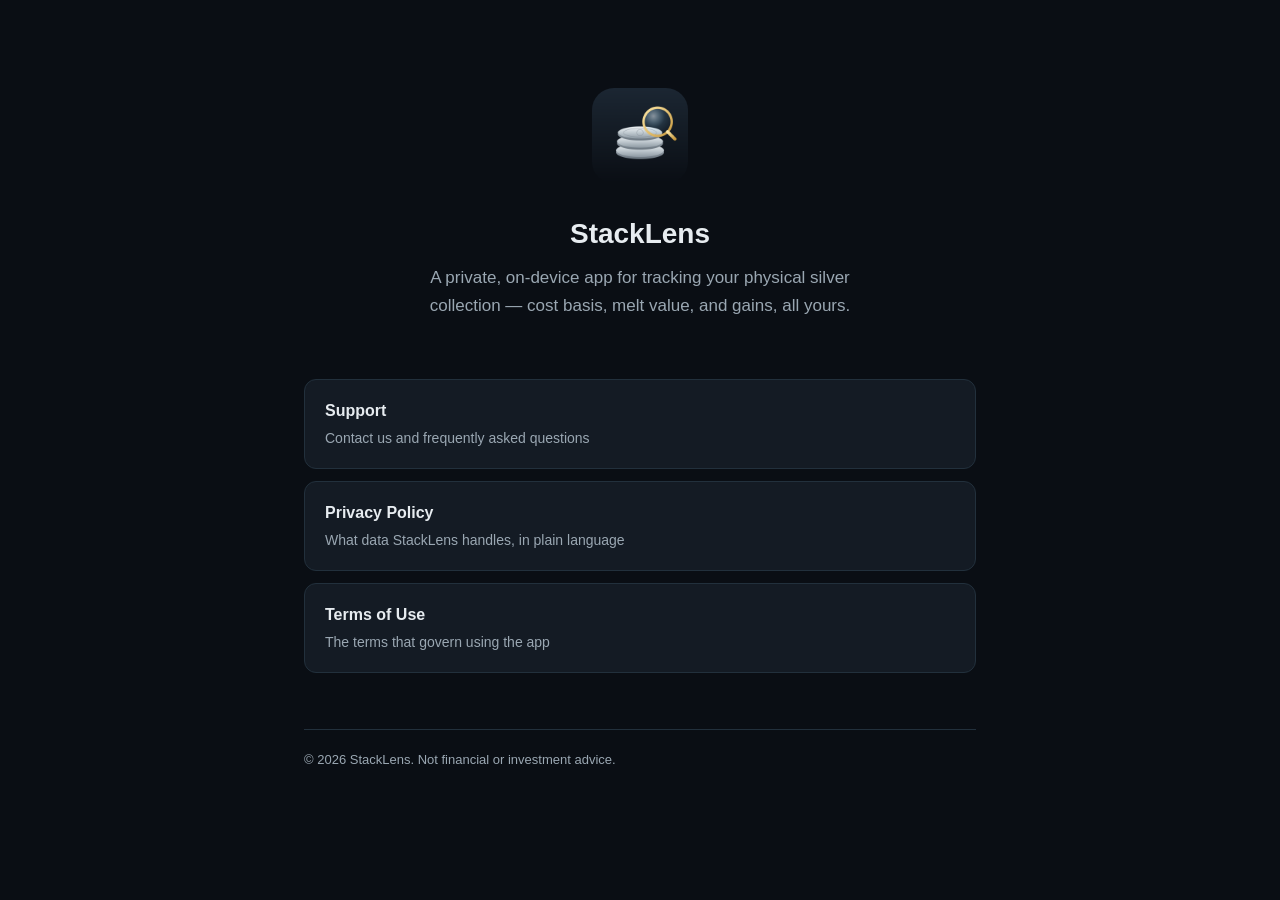
<file: index.html>
<!DOCTYPE html>
<html lang="en">
<head>
<meta charset="utf-8">
<meta name="viewport" content="width=device-width, initial-scale=1">
<title>StackLens</title>
<link rel="icon" href="icon.png">
<link rel="stylesheet" href="style.css">
</head>
<body>
<div class="wrap">
  <div class="hero">
    <img src="icon.png" alt="StackLens icon">
    <h1>StackLens</h1>
    <p>A private, on-device app for tracking your physical silver collection — cost basis, melt value, and gains, all yours.</p>
  </div>

  <div class="cards">
    <a class="card" href="support.html">
      <div class="title">Support</div>
      <div class="desc">Contact us and frequently asked questions</div>
    </a>
    <a class="card" href="privacy.html">
      <div class="title">Privacy Policy</div>
      <div class="desc">What data StackLens handles, in plain language</div>
    </a>
    <a class="card" href="terms.html">
      <div class="title">Terms of Use</div>
      <div class="desc">The terms that govern using the app</div>
    </a>
  </div>

  <footer>
    &copy; 2026 StackLens. Not financial or investment advice.
  </footer>
</div>
</body>
</html>
</file>
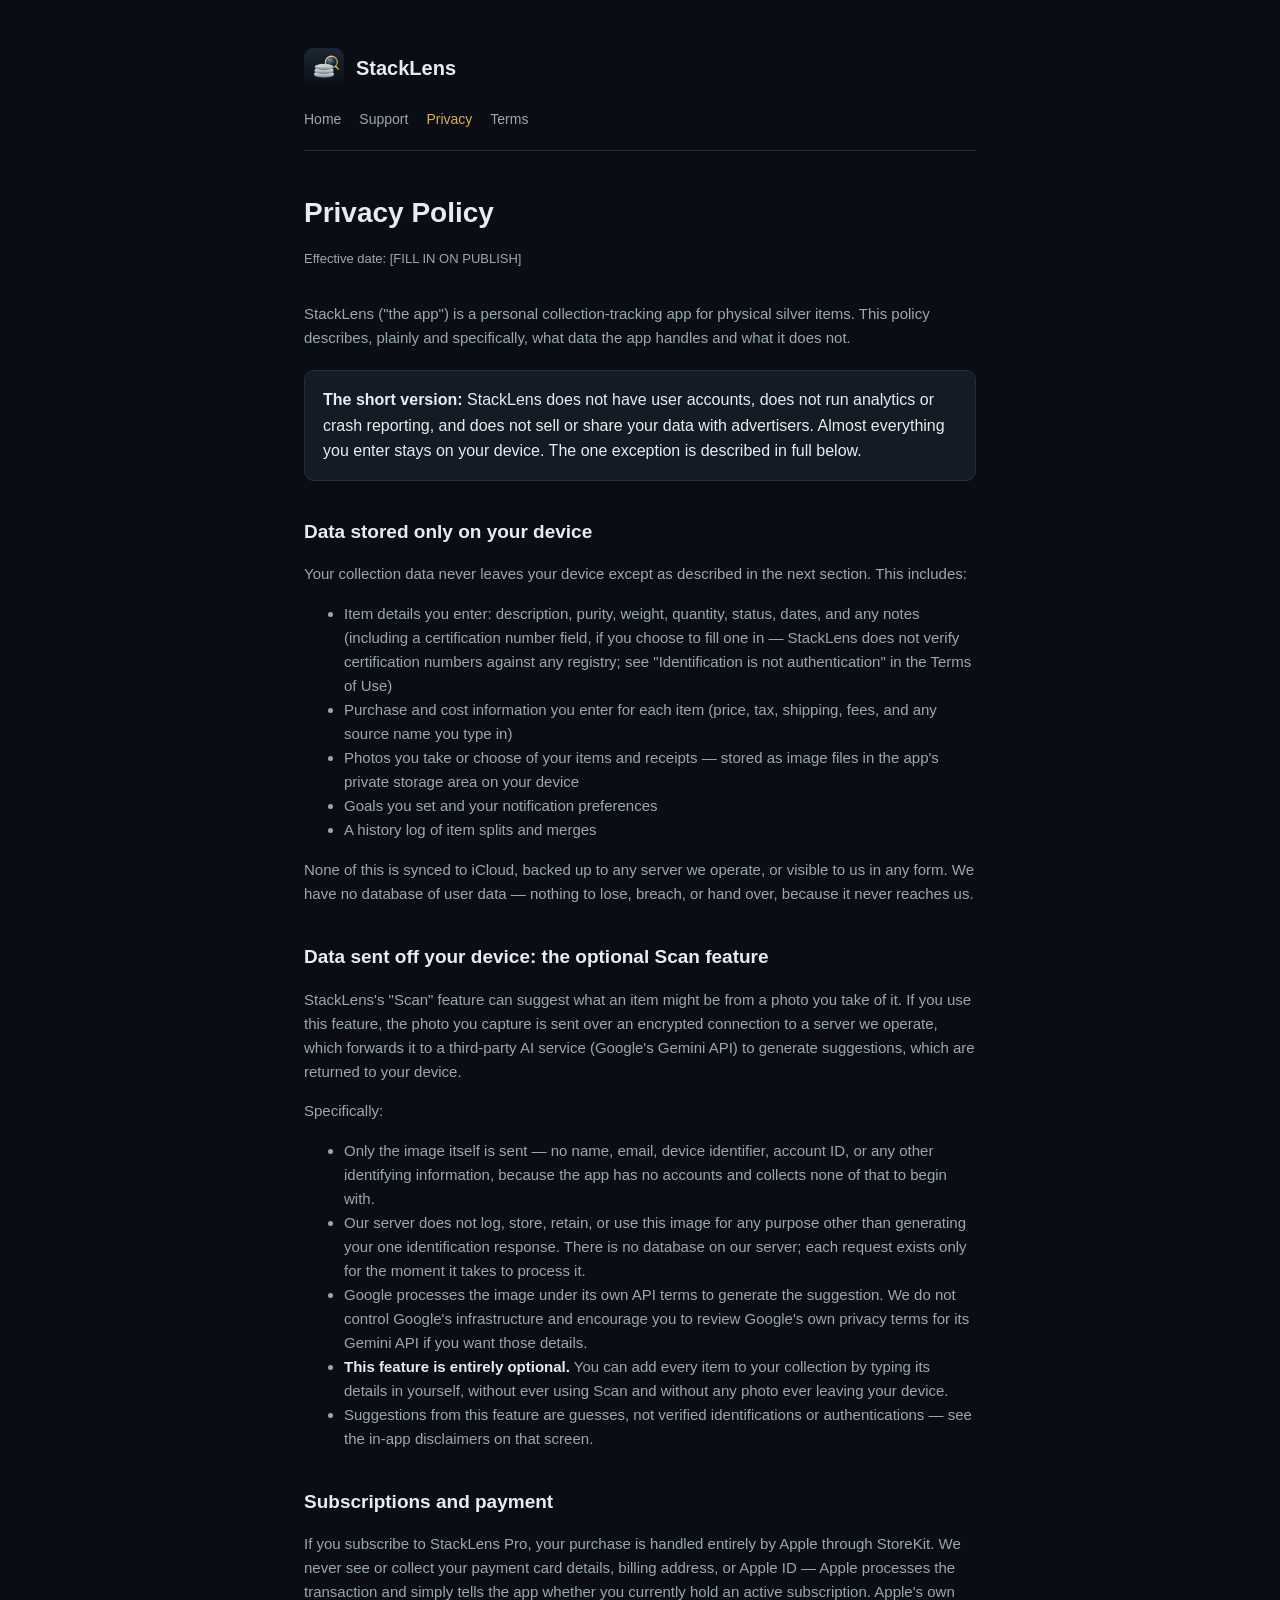
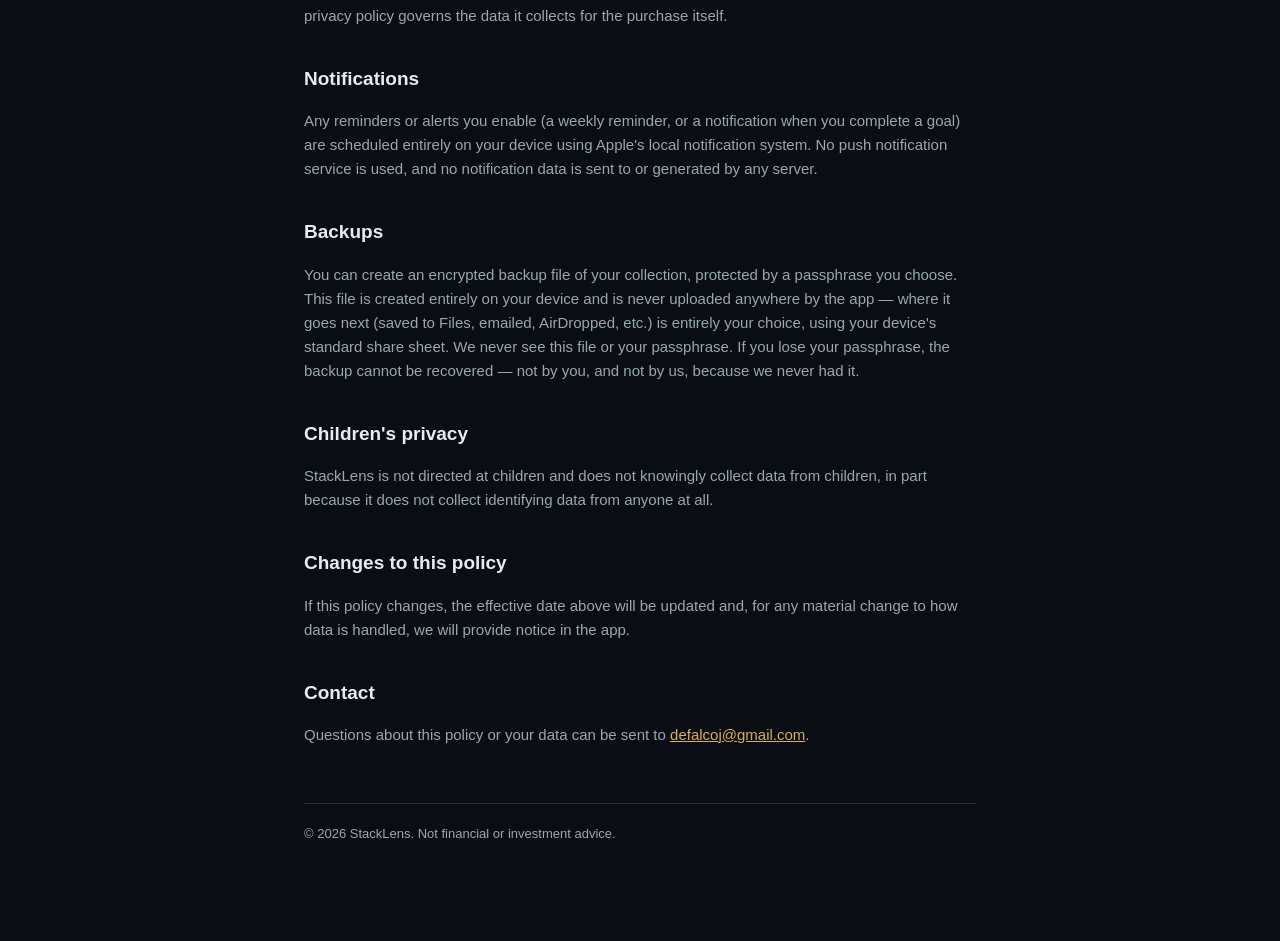
<file: privacy.html>
<!DOCTYPE html>
<html lang="en">
<head>
<meta charset="utf-8">
<meta name="viewport" content="width=device-width, initial-scale=1">
<title>Privacy Policy — StackLens</title>
<link rel="icon" href="icon.png">
<link rel="stylesheet" href="style.css">
</head>
<body>
<div class="wrap">
  <header class="site">
    <img src="icon.png" alt="StackLens icon">
    <div class="name">StackLens</div>
  </header>
  <nav class="site">
    <a href="index.html">Home</a>
    <a href="support.html">Support</a>
    <a href="privacy.html" class="active">Privacy</a>
    <a href="terms.html">Terms</a>
  </nav>

  <h1>Privacy Policy</h1>
  <p class="effective-date">Effective date: [FILL IN ON PUBLISH]</p>

  <p>StackLens ("the app") is a personal collection-tracking app for physical silver items. This policy describes, plainly and specifically, what data the app handles and what it does not.</p>

  <div class="callout">
    <strong>The short version:</strong> StackLens does not have user accounts, does not run analytics or crash reporting, and does not sell or share your data with advertisers. Almost everything you enter stays on your device. The one exception is described in full below.
  </div>

  <h2>Data stored only on your device</h2>
  <p>Your collection data never leaves your device except as described in the next section. This includes:</p>
  <ul>
    <li>Item details you enter: description, purity, weight, quantity, status, dates, and any notes (including a certification number field, if you choose to fill one in — StackLens does not verify certification numbers against any registry; see "Identification is not authentication" in the Terms of Use)</li>
    <li>Purchase and cost information you enter for each item (price, tax, shipping, fees, and any source name you type in)</li>
    <li>Photos you take or choose of your items and receipts — stored as image files in the app's private storage area on your device</li>
    <li>Goals you set and your notification preferences</li>
    <li>A history log of item splits and merges</li>
  </ul>
  <p>None of this is synced to iCloud, backed up to any server we operate, or visible to us in any form. We have no database of user data — nothing to lose, breach, or hand over, because it never reaches us.</p>

  <h2>Data sent off your device: the optional Scan feature</h2>
  <p>StackLens's "Scan" feature can suggest what an item might be from a photo you take of it. If you use this feature, the photo you capture is sent over an encrypted connection to a server we operate, which forwards it to a third-party AI service (Google's Gemini API) to generate suggestions, which are returned to your device.</p>
  <p>Specifically:</p>
  <ul>
    <li>Only the image itself is sent — no name, email, device identifier, account ID, or any other identifying information, because the app has no accounts and collects none of that to begin with.</li>
    <li>Our server does not log, store, retain, or use this image for any purpose other than generating your one identification response. There is no database on our server; each request exists only for the moment it takes to process it.</li>
    <li>Google processes the image under its own API terms to generate the suggestion. We do not control Google's infrastructure and encourage you to review Google's own privacy terms for its Gemini API if you want those details.</li>
    <li><strong>This feature is entirely optional.</strong> You can add every item to your collection by typing its details in yourself, without ever using Scan and without any photo ever leaving your device.</li>
    <li>Suggestions from this feature are guesses, not verified identifications or authentications — see the in-app disclaimers on that screen.</li>
  </ul>

  <h2>Subscriptions and payment</h2>
  <p>If you subscribe to StackLens Pro, your purchase is handled entirely by Apple through StoreKit. We never see or collect your payment card details, billing address, or Apple ID — Apple processes the transaction and simply tells the app whether you currently hold an active subscription. Apple's own privacy policy governs the data it collects for the purchase itself.</p>

  <h2>Notifications</h2>
  <p>Any reminders or alerts you enable (a weekly reminder, or a notification when you complete a goal) are scheduled entirely on your device using Apple's local notification system. No push notification service is used, and no notification data is sent to or generated by any server.</p>

  <h2>Backups</h2>
  <p>You can create an encrypted backup file of your collection, protected by a passphrase you choose. This file is created entirely on your device and is never uploaded anywhere by the app — where it goes next (saved to Files, emailed, AirDropped, etc.) is entirely your choice, using your device's standard share sheet. We never see this file or your passphrase. If you lose your passphrase, the backup cannot be recovered — not by you, and not by us, because we never had it.</p>

  <h2>Children's privacy</h2>
  <p>StackLens is not directed at children and does not knowingly collect data from children, in part because it does not collect identifying data from anyone at all.</p>

  <h2>Changes to this policy</h2>
  <p>If this policy changes, the effective date above will be updated and, for any material change to how data is handled, we will provide notice in the app.</p>

  <h2>Contact</h2>
  <p>Questions about this policy or your data can be sent to <a href="mailto:defalcoj@gmail.com">defalcoj@gmail.com</a>.</p>

  <footer>
    &copy; 2026 StackLens. Not financial or investment advice.
  </footer>
</div>
</body>
</html>
</file>
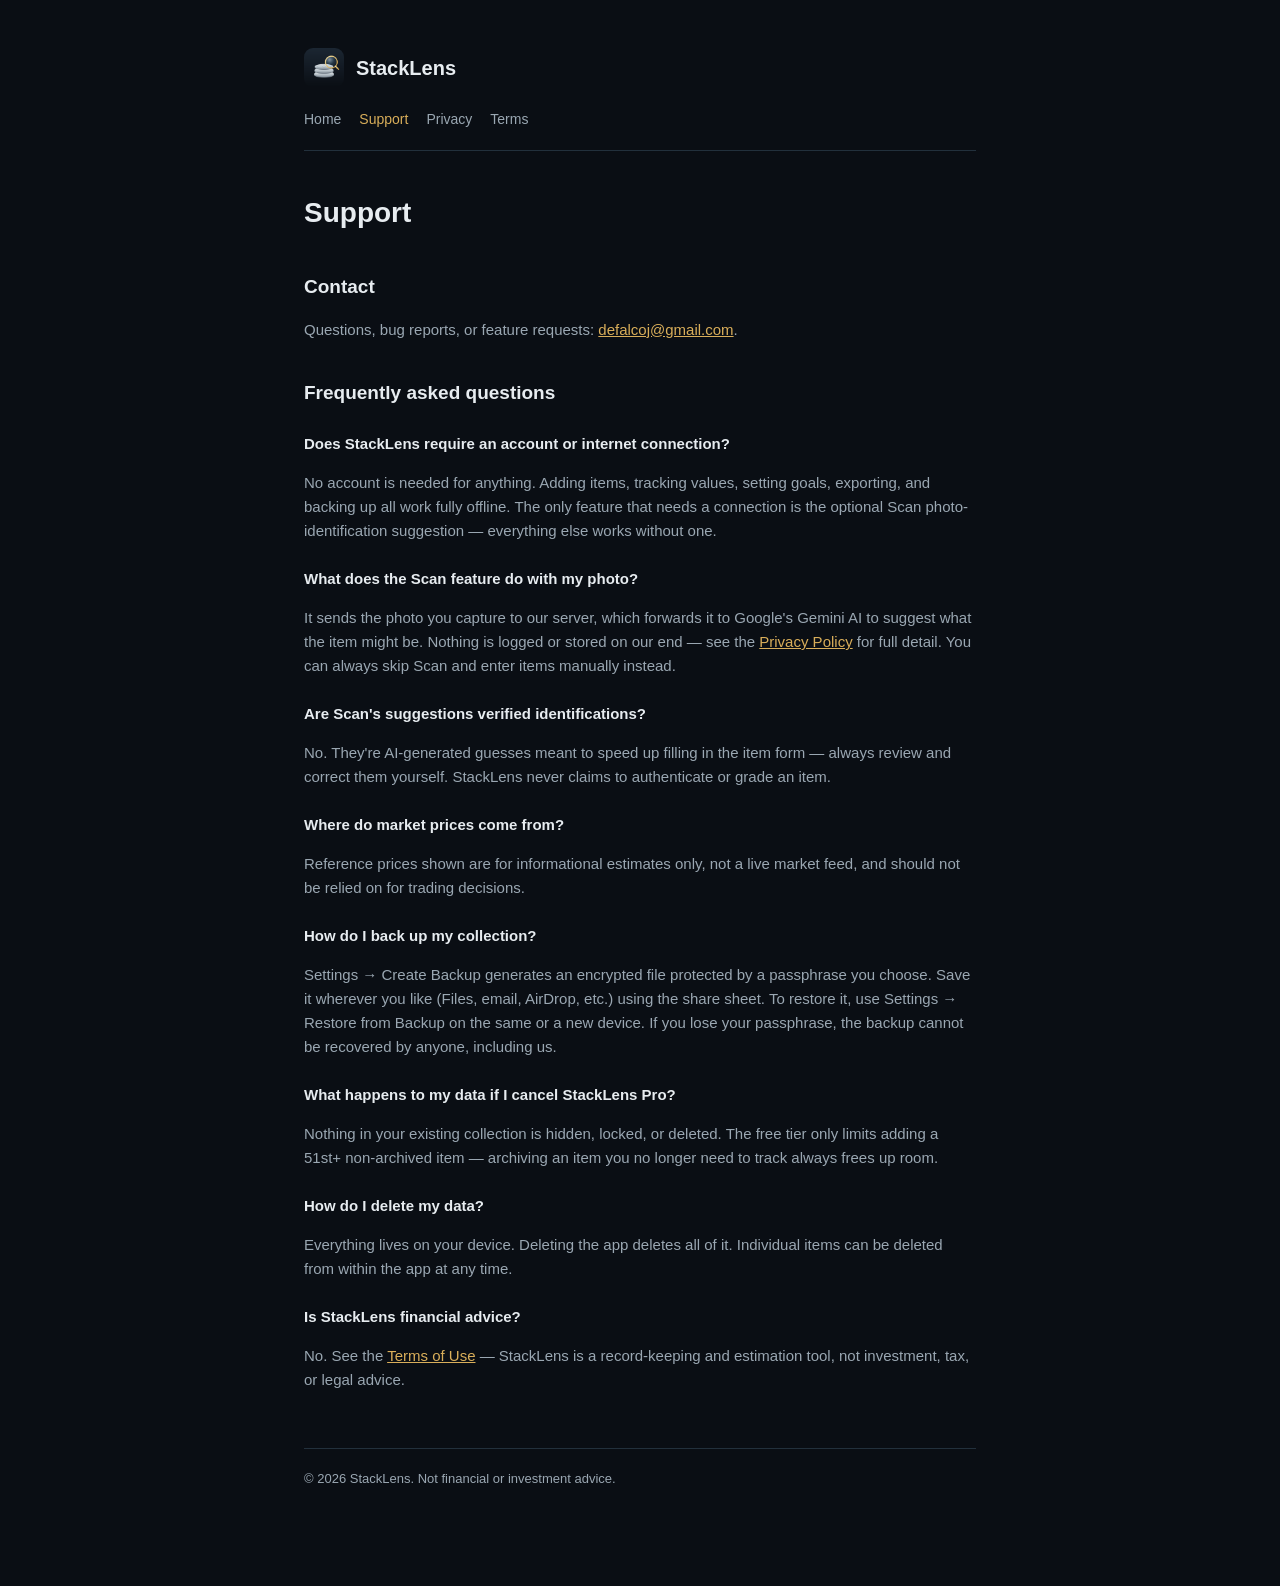
<file: support.html>
<!DOCTYPE html>
<html lang="en">
<head>
<meta charset="utf-8">
<meta name="viewport" content="width=device-width, initial-scale=1">
<title>Support — StackLens</title>
<link rel="icon" href="icon.png">
<link rel="stylesheet" href="style.css">
</head>
<body>
<div class="wrap">
  <header class="site">
    <img src="icon.png" alt="StackLens icon">
    <div class="name">StackLens</div>
  </header>
  <nav class="site">
    <a href="index.html">Home</a>
    <a href="support.html" class="active">Support</a>
    <a href="privacy.html">Privacy</a>
    <a href="terms.html">Terms</a>
  </nav>

  <h1>Support</h1>

  <h2>Contact</h2>
  <p>Questions, bug reports, or feature requests: <a href="mailto:defalcoj@gmail.com">defalcoj@gmail.com</a>.</p>

  <h2>Frequently asked questions</h2>

  <p class="faq-q">Does StackLens require an account or internet connection?</p>
  <p>No account is needed for anything. Adding items, tracking values, setting goals, exporting, and backing up all work fully offline. The only feature that needs a connection is the optional Scan photo-identification suggestion — everything else works without one.</p>

  <p class="faq-q">What does the Scan feature do with my photo?</p>
  <p>It sends the photo you capture to our server, which forwards it to Google's Gemini AI to suggest what the item might be. Nothing is logged or stored on our end — see the <a href="privacy.html">Privacy Policy</a> for full detail. You can always skip Scan and enter items manually instead.</p>

  <p class="faq-q">Are Scan's suggestions verified identifications?</p>
  <p>No. They're AI-generated guesses meant to speed up filling in the item form — always review and correct them yourself. StackLens never claims to authenticate or grade an item.</p>

  <p class="faq-q">Where do market prices come from?</p>
  <p>Reference prices shown are for informational estimates only, not a live market feed, and should not be relied on for trading decisions.</p>

  <p class="faq-q">How do I back up my collection?</p>
  <p>Settings → Create Backup generates an encrypted file protected by a passphrase you choose. Save it wherever you like (Files, email, AirDrop, etc.) using the share sheet. To restore it, use Settings → Restore from Backup on the same or a new device. If you lose your passphrase, the backup cannot be recovered by anyone, including us.</p>

  <p class="faq-q">What happens to my data if I cancel StackLens Pro?</p>
  <p>Nothing in your existing collection is hidden, locked, or deleted. The free tier only limits adding a 51st+ non-archived item — archiving an item you no longer need to track always frees up room.</p>

  <p class="faq-q">How do I delete my data?</p>
  <p>Everything lives on your device. Deleting the app deletes all of it. Individual items can be deleted from within the app at any time.</p>

  <p class="faq-q">Is StackLens financial advice?</p>
  <p>No. See the <a href="terms.html">Terms of Use</a> — StackLens is a record-keeping and estimation tool, not investment, tax, or legal advice.</p>

  <footer>
    &copy; 2026 StackLens. Not financial or investment advice.
  </footer>
</div>
</body>
</html>
</file>
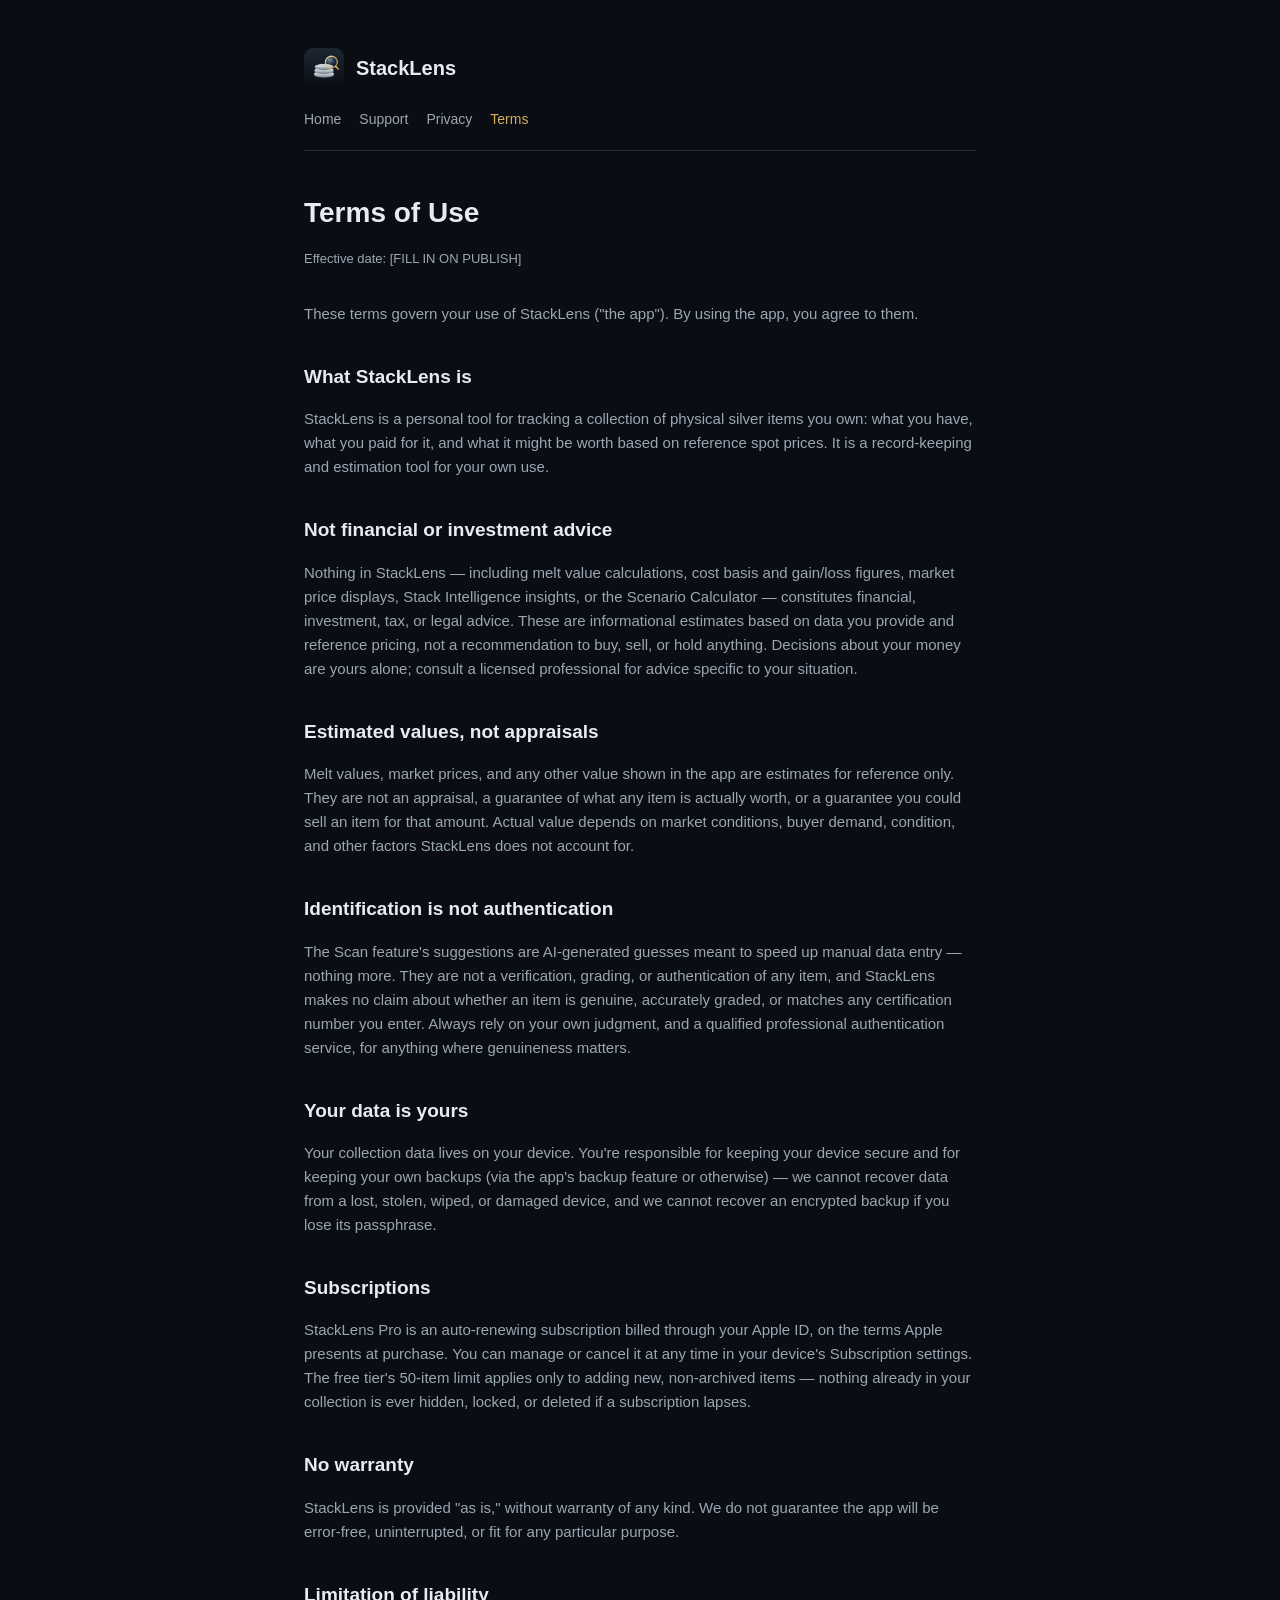
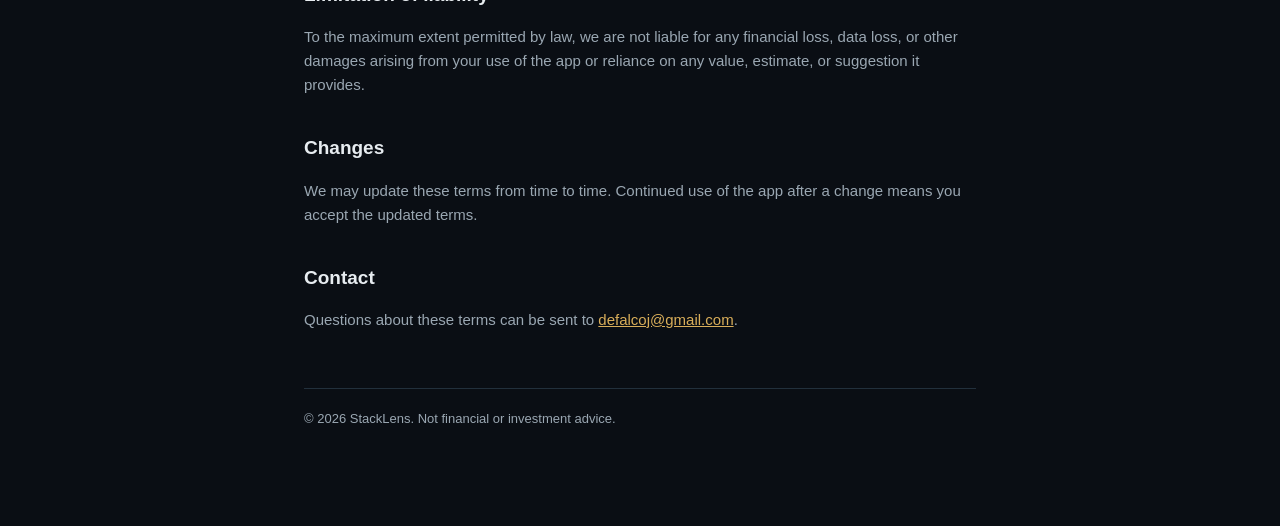
<file: terms.html>
<!DOCTYPE html>
<html lang="en">
<head>
<meta charset="utf-8">
<meta name="viewport" content="width=device-width, initial-scale=1">
<title>Terms of Use — StackLens</title>
<link rel="icon" href="icon.png">
<link rel="stylesheet" href="style.css">
</head>
<body>
<div class="wrap">
  <header class="site">
    <img src="icon.png" alt="StackLens icon">
    <div class="name">StackLens</div>
  </header>
  <nav class="site">
    <a href="index.html">Home</a>
    <a href="support.html">Support</a>
    <a href="privacy.html">Privacy</a>
    <a href="terms.html" class="active">Terms</a>
  </nav>

  <h1>Terms of Use</h1>
  <p class="effective-date">Effective date: [FILL IN ON PUBLISH]</p>

  <p>These terms govern your use of StackLens ("the app"). By using the app, you agree to them.</p>

  <h2>What StackLens is</h2>
  <p>StackLens is a personal tool for tracking a collection of physical silver items you own: what you have, what you paid for it, and what it might be worth based on reference spot prices. It is a record-keeping and estimation tool for your own use.</p>

  <h2>Not financial or investment advice</h2>
  <p>Nothing in StackLens — including melt value calculations, cost basis and gain/loss figures, market price displays, Stack Intelligence insights, or the Scenario Calculator — constitutes financial, investment, tax, or legal advice. These are informational estimates based on data you provide and reference pricing, not a recommendation to buy, sell, or hold anything. Decisions about your money are yours alone; consult a licensed professional for advice specific to your situation.</p>

  <h2>Estimated values, not appraisals</h2>
  <p>Melt values, market prices, and any other value shown in the app are estimates for reference only. They are not an appraisal, a guarantee of what any item is actually worth, or a guarantee you could sell an item for that amount. Actual value depends on market conditions, buyer demand, condition, and other factors StackLens does not account for.</p>

  <h2>Identification is not authentication</h2>
  <p>The Scan feature's suggestions are AI-generated guesses meant to speed up manual data entry — nothing more. They are not a verification, grading, or authentication of any item, and StackLens makes no claim about whether an item is genuine, accurately graded, or matches any certification number you enter. Always rely on your own judgment, and a qualified professional authentication service, for anything where genuineness matters.</p>

  <h2>Your data is yours</h2>
  <p>Your collection data lives on your device. You're responsible for keeping your device secure and for keeping your own backups (via the app's backup feature or otherwise) — we cannot recover data from a lost, stolen, wiped, or damaged device, and we cannot recover an encrypted backup if you lose its passphrase.</p>

  <h2>Subscriptions</h2>
  <p>StackLens Pro is an auto-renewing subscription billed through your Apple ID, on the terms Apple presents at purchase. You can manage or cancel it at any time in your device's Subscription settings. The free tier's 50-item limit applies only to adding new, non-archived items — nothing already in your collection is ever hidden, locked, or deleted if a subscription lapses.</p>

  <h2>No warranty</h2>
  <p>StackLens is provided "as is," without warranty of any kind. We do not guarantee the app will be error-free, uninterrupted, or fit for any particular purpose.</p>

  <h2>Limitation of liability</h2>
  <p>To the maximum extent permitted by law, we are not liable for any financial loss, data loss, or other damages arising from your use of the app or reliance on any value, estimate, or suggestion it provides.</p>

  <h2>Changes</h2>
  <p>We may update these terms from time to time. Continued use of the app after a change means you accept the updated terms.</p>

  <h2>Contact</h2>
  <p>Questions about these terms can be sent to <a href="mailto:defalcoj@gmail.com">defalcoj@gmail.com</a>.</p>

  <footer>
    &copy; 2026 StackLens. Not financial or investment advice.
  </footer>
</div>
</body>
</html>
</file>
<file: style.css>
:root {
  color-scheme: dark;
  --bg: #0a0e14;
  --bg-card: #141b24;
  --text: #e7ecf0;
  --text-dim: #9aa7b2;
  --accent: #d9ae5a;
  --border: #22303c;
}

* { box-sizing: border-box; }

body {
  margin: 0;
  background: var(--bg);
  color: var(--text);
  font-family: -apple-system, BlinkMacSystemFont, "Segoe UI", Helvetica, Arial, sans-serif;
  line-height: 1.6;
}

.wrap {
  max-width: 720px;
  margin: 0 auto;
  padding: 48px 24px 96px;
}

header.site {
  display: flex;
  align-items: center;
  gap: 12px;
  margin-bottom: 8px;
}

header.site img {
  width: 40px;
  height: 40px;
  border-radius: 9px;
}

header.site .name {
  font-size: 20px;
  font-weight: 600;
}

nav.site {
  display: flex;
  gap: 18px;
  margin: 20px 0 40px;
  padding-bottom: 20px;
  border-bottom: 1px solid var(--border);
}

nav.site a {
  color: var(--text-dim);
  text-decoration: none;
  font-size: 14px;
}

nav.site a:hover, nav.site a.active {
  color: var(--accent);
}

h1 {
  font-size: 28px;
  margin: 0 0 4px;
}

h2 {
  font-size: 19px;
  margin: 36px 0 10px;
  color: var(--text);
}

p, li {
  color: var(--text-dim);
  font-size: 15px;
}

strong { color: var(--text); }

.effective-date {
  font-size: 13px;
  color: var(--text-dim);
  margin-bottom: 32px;
}

.callout {
  background: var(--bg-card);
  border: 1px solid var(--border);
  border-radius: 10px;
  padding: 16px 18px;
  margin: 20px 0;
}

.faq-q {
  color: var(--text);
  font-weight: 600;
  margin: 24px 0 4px;
  font-size: 15px;
}

footer {
  margin-top: 56px;
  padding-top: 20px;
  border-top: 1px solid var(--border);
  color: var(--text-dim);
  font-size: 13px;
}

a { color: var(--accent); }

.hero {
  text-align: center;
  padding: 40px 0 8px;
}

.hero img {
  width: 96px;
  height: 96px;
  border-radius: 22px;
  margin-bottom: 20px;
}

.hero p {
  font-size: 17px;
  max-width: 480px;
  margin: 8px auto 28px;
}

.cards {
  display: grid;
  gap: 12px;
  margin-top: 24px;
}

.card {
  display: block;
  background: var(--bg-card);
  border: 1px solid var(--border);
  border-radius: 12px;
  padding: 18px 20px;
  text-decoration: none;
  color: var(--text);
}

.card .title { font-weight: 600; margin-bottom: 4px; }
.card .desc { color: var(--text-dim); font-size: 14px; }
</file>
